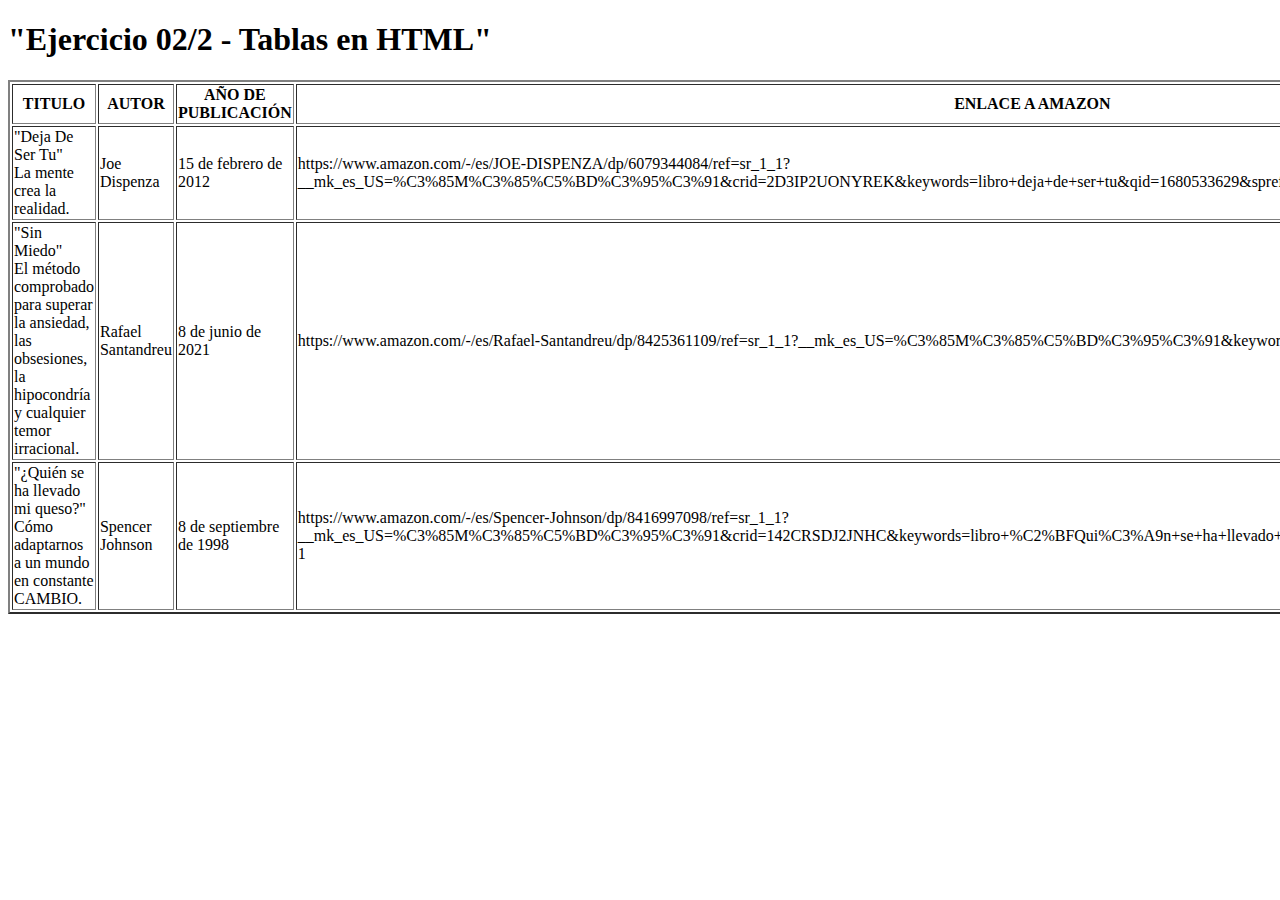
<file: ejercicio02-2/index.html>
<!DOCTYPE html>
<html lang="en">
<head>
    <meta charset="UTF-8">
    <meta http-equiv="X-UA-Compatible" content="IE=edge">
    <meta name="viewport" content="width=device-width, initial-scale=1.0">
    <title>Document</title>
</head>
<body>
    <h1>"Ejercicio 02/2 - Tablas en HTML"</h1>
    <table border="2">
        <tr>
            <th>TITULO</th>
            <th>AUTOR</th>
            <th>AÑO DE PUBLICACIÓN</th>
            <th>ENLACE A AMAZON</th>
        </tr>
        <tr>
            <td>"Deja De Ser Tu"<br>La mente crea la realidad.</td>
            <td>Joe Dispenza</td>
            <td>15 de febrero de 2012</td>
            <td>https://www.amazon.com/-/es/JOE-DISPENZA/dp/6079344084/ref=sr_1_1?__mk_es_US=%C3%85M%C3%85%C5%BD%C3%95%C3%91&crid=2D3IP2UONYREK&keywords=libro+deja+de+ser+tu&qid=1680533629&sprefix=libro+deja+de+ser+tu%2Caps%2C640&sr=8-1</td>
        </tr>
        <tr>
            <td>"Sin Miedo"<br>El método comprobado para superar la ansiedad,
            las obsesiones, la hipocondría y cualquier temor irracional.</td>
            <td>Rafael Santandreu</td>
            <td>8 de junio de 2021</td>
            <td>https://www.amazon.com/-/es/Rafael-Santandreu/dp/8425361109/ref=sr_1_1?__mk_es_US=%C3%85M%C3%85%C5%BD%C3%95%C3%91&keywords=libro+sin+miedo&qid=1680532887&sr=8-1</td>
        </tr>
        <tr>
            <td>"¿Quién se ha llevado mi queso?"<br>Cómo adaptarnos a un mundo en constante CAMBIO.</td>
            <td>Spencer Johnson</td>
            <td>8 de septiembre de 1998</td>
            <td>https://www.amazon.com/-/es/Spencer-Johnson/dp/8416997098/ref=sr_1_1?__mk_es_US=%C3%85M%C3%85%C5%BD%C3%95%C3%91&crid=142CRSDJ2JNHC&keywords=libro+%C2%BFQui%C3%A9n+se+ha+llevado+mi+queso%3F&qid=1680533027&sprefix=libro+%2Caps%2C2386&sr=8-1</td>
        </tr>
    </table>
</body>
</html>
</file>
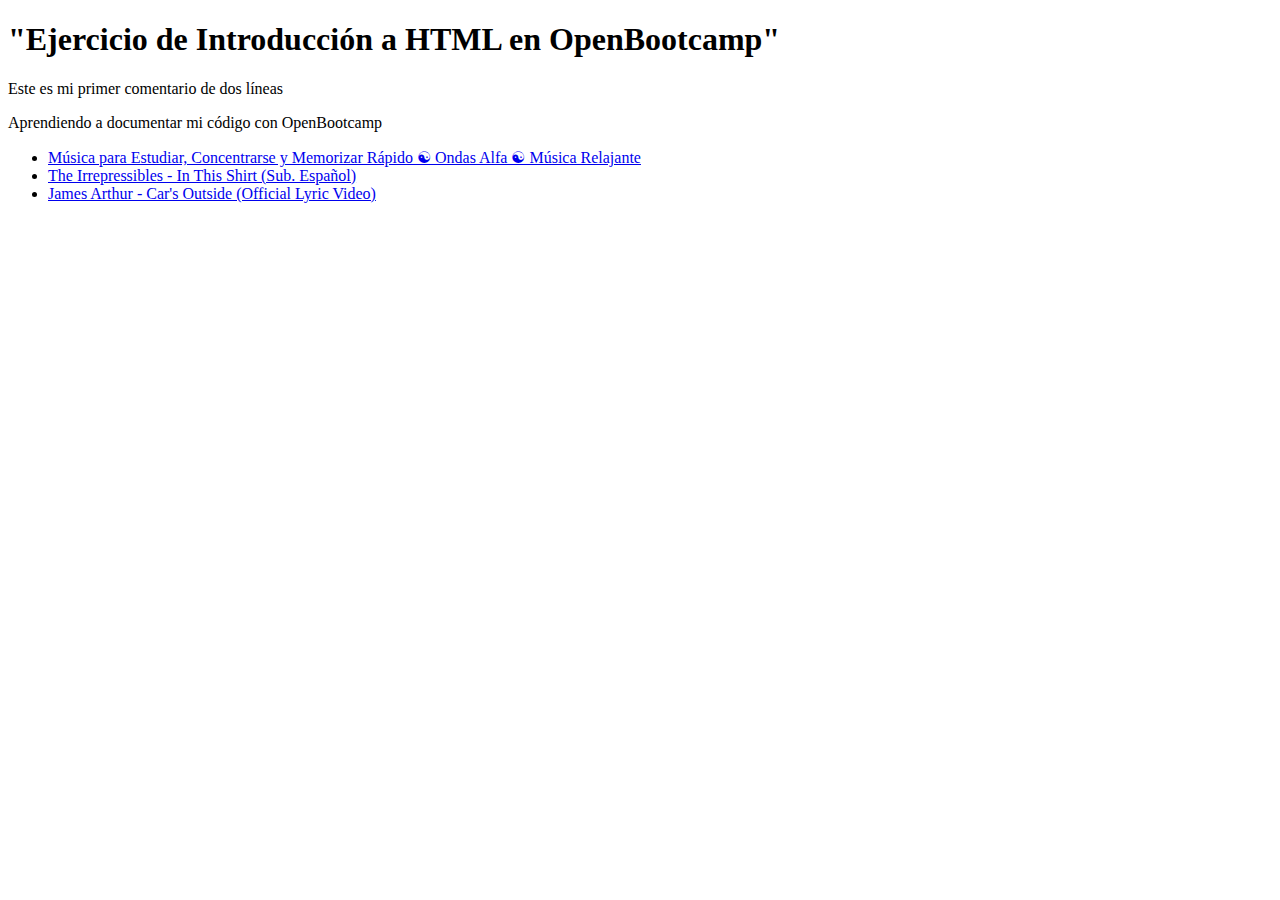
<file: ejercicio1/index.html>
<!DOCTYPE html>
<html lang="en">
<head>
    <meta charset="UTF-8">
    <meta http-equiv="X-UA-Compatible" content="IE=edge">
    <meta name="viewport" content="width=device-width, initial-scale=1.0">
    <title>Document</title>
</head>
<body>
    <h1> "Ejercicio de Introducción a HTML en OpenBootcamp"</h1>
    <div>
        <p>Este es mi primer comentario de dos líneas</p>
        <p>Aprendiendo a documentar mi código con OpenBootcamp</p>
    </div>
    <ul>
        <li>
            <a href="https://youtu.be/HQ40ksM2Vc0">Música para Estudiar, Concentrarse y Memorizar Rápido ☯ Ondas Alfa ☯ Música Relajante</a>
        </li>
        <li>
            <a href="https://youtu.be/VXs_gWva5J0">The Irrepressibles - In This Shirt (Sub. Español)</a>
        </li>
        <li>
            <a href="https://youtu.be/v27COkZT4GY">James Arthur - Car's Outside (Official Lyric Video)</a>
        </li>
    </ul>
</body>
</html>
</file>
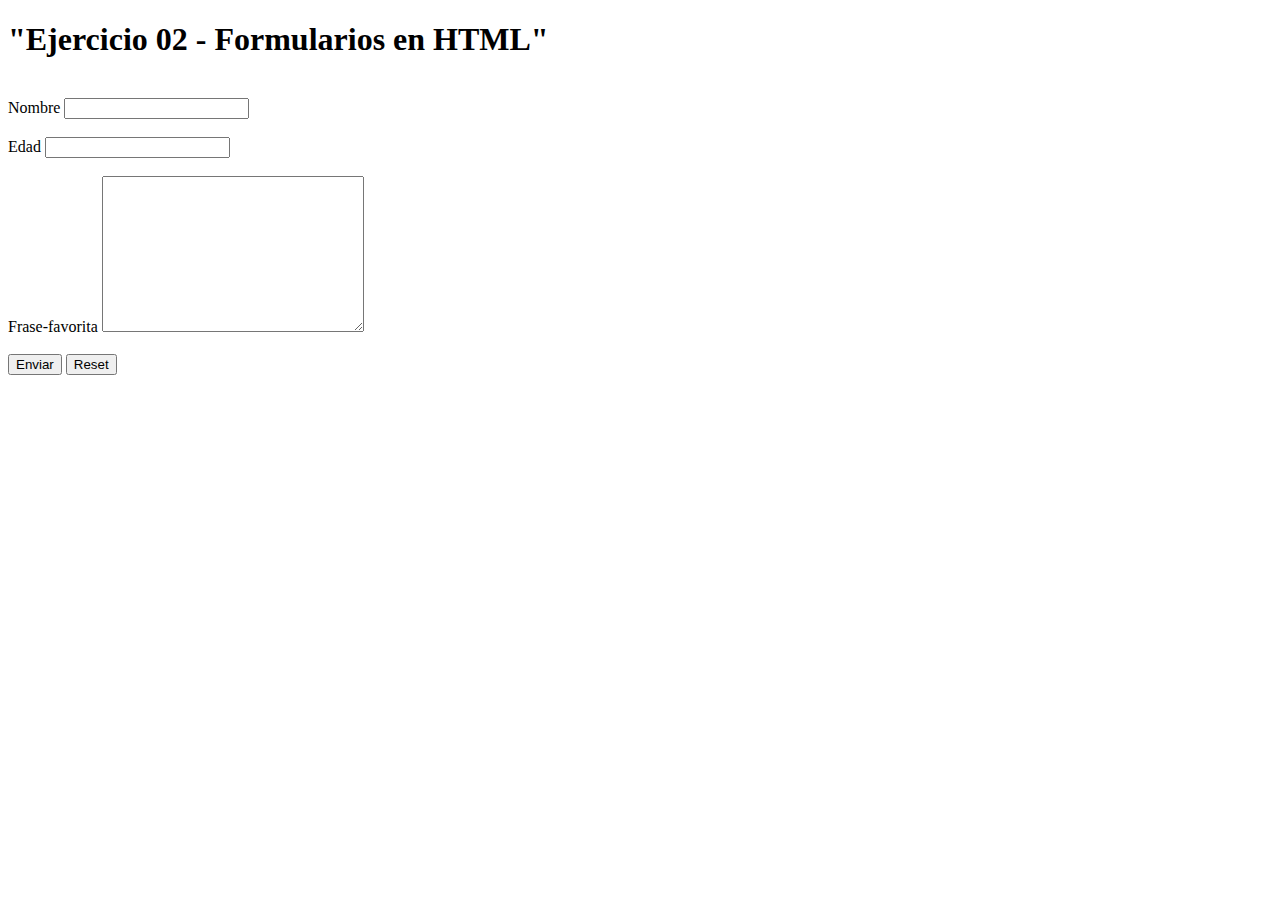
<file: ejercicio2/index.html>
<!DOCTYPE html>
<html lang="en">
<head>
    <meta charset="UTF-8">
    <meta http-equiv="X-UA-Compatible" content="IE=edge">
    <meta name="viewport" content="width=device-width, initial-scale=1.0">
    <title>Document</title>
</head>
<body>
    <h1>"Ejercicio 02 - Formularios en HTML"</h1>
    <br>
    <form action="Resultados.html">
        <div>
            <label for="Nombre">Nombre</label>
            <input type="text" name="Nombre" d="Nombre"/>
        </div>
        <br>
        <div>
            <label for="Edad">Edad</label>
            <input type="number" name="Edad" id="Edad"/>
        </div>
        <br>
        <div>
            <label for="Frase-favorita">Frase-favorita</label>
            <textarea cols="30" rows="10" name="Frase-favorita" id="Frase-favorita"></textarea>
        </div>
        <br>
        <button type="submit">Enviar</button>
        <button type="reset">Reset</button>
    </form>
</body>
</html>
</file>
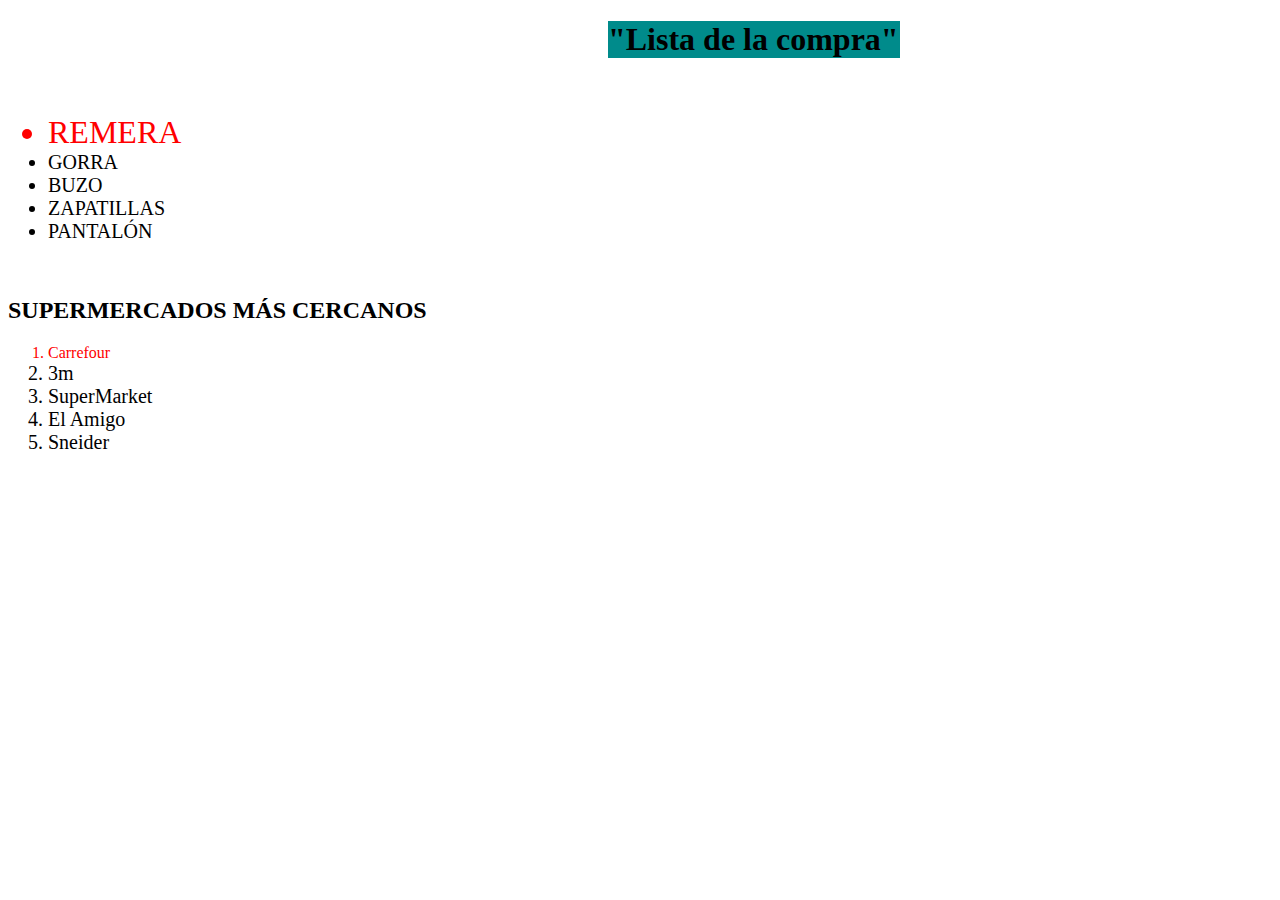
<file: ejercicio4/index.html>
<!DOCTYPE html>
<html lang="en">
<head>
    <meta charset="UTF-8">
    <meta http-equiv="X-UA-Compatible" content="IE=edge">
    <meta name="viewport" content="width=device-width, initial-scale=1.0">
    <title>"Ganando precisión con los selectores en CSS"</title>
    <link rel="stylesheet" href="estilos.css">
</head>
<body>
    <h1 id="titulo" class="encabezado">"Lista de la compra"</h1>
    <br>
    <ul>
        <li id="elemento-1">REMERA</li>
        <li id="elemento-2">GORRA</li>
        <li id="elemento-3">BUZO</li>
        <li id="elemento-4">ZAPATILLAS</li>
        <li id="elemento-5">PANTALÓN</li>
    </ul>
    <br>
    <h2>SUPERMERCADOS MÁS CERCANOS</h2>
    <ol>
        <li id="Elemento-1">Carrefour</li>
        <li id="Elemento-2">3m</li>
        <li id="Elemento-3">SuperMarket</li>
        <li id="Elemento-4">El Amigo</li>
        <li id="Elemento-5">Sneider</li>
    </ol>

</body>
</html>
</file>
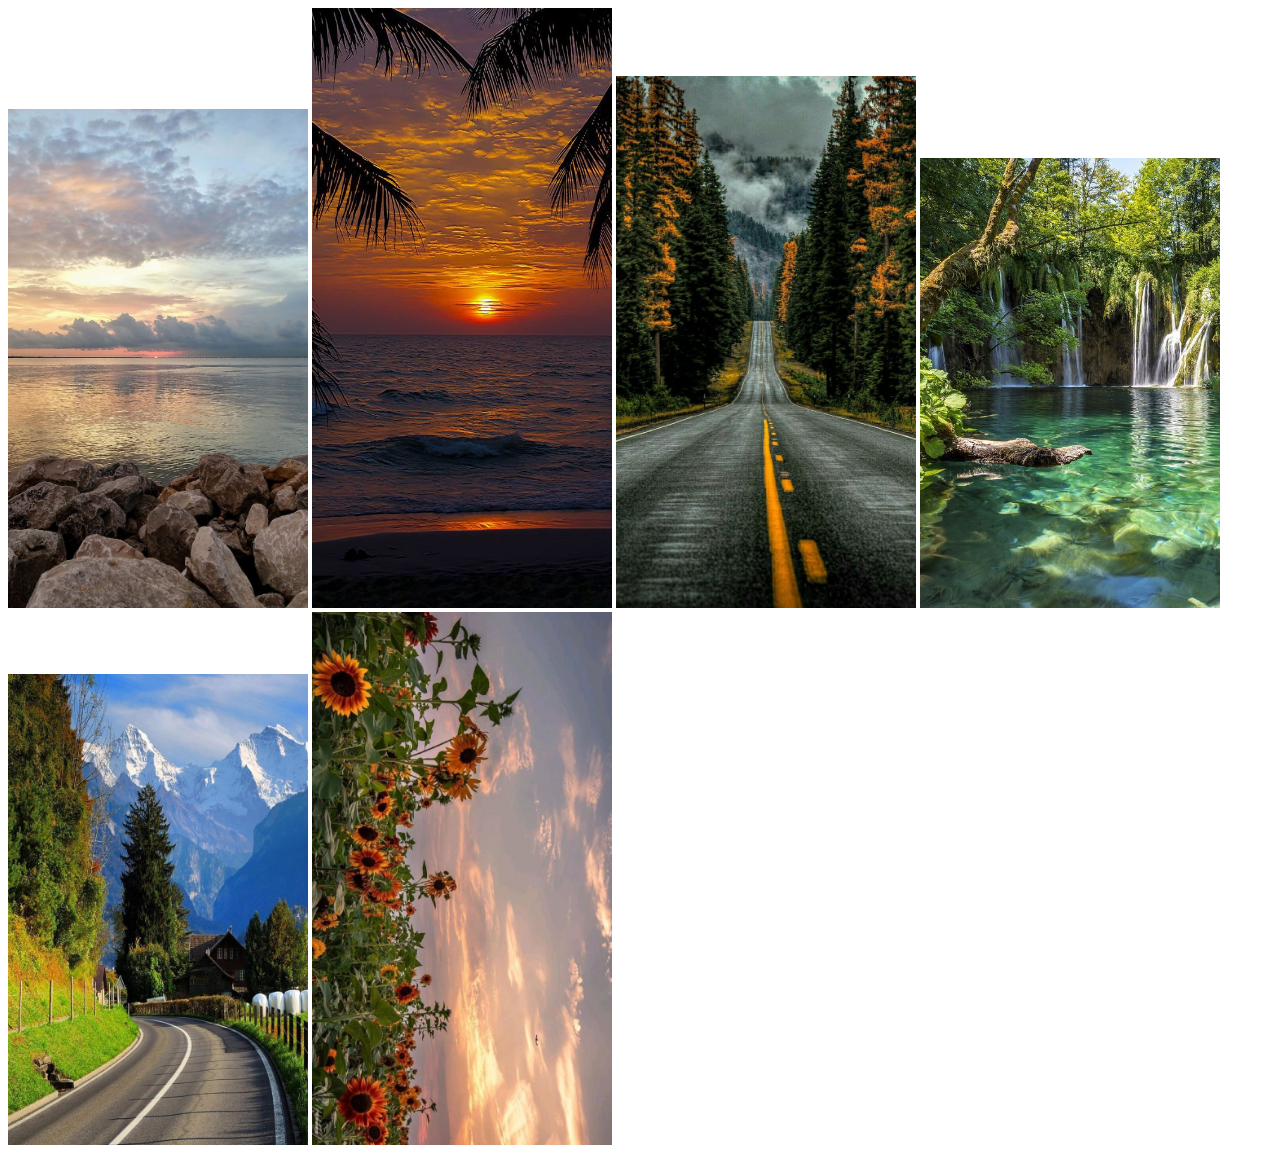
<file: ejercicio5/index.html>
<!DOCTYPE html>
<html lang="en">
<head>
    <meta charset="UTF-8">
    <meta http-equiv="X-UA-Compatible" content="IE=edge">
    <meta name="viewport" content="width=device-width, initial-scale=1.0">
    <title>Disposición de elementos en CSS</title>
    <link rel="stylesheet" href="CSS/estilo.css">
</head>
<body>
    <div>
        <img class="galeria" src="./IMG/img1.jpg">
        <img class="galeria" src="./IMG/img2.jpg">
        <img class="galeria" src="./IMG/img3.jpg">
        <img class="galeria" src="./IMG/img4.jpg">
        <img class="galeria" src="./IMG/img5.jpg">
        <img class="galeria" src="./IMG/img6.jpg">
    </div>
</body>
</html>
</file>
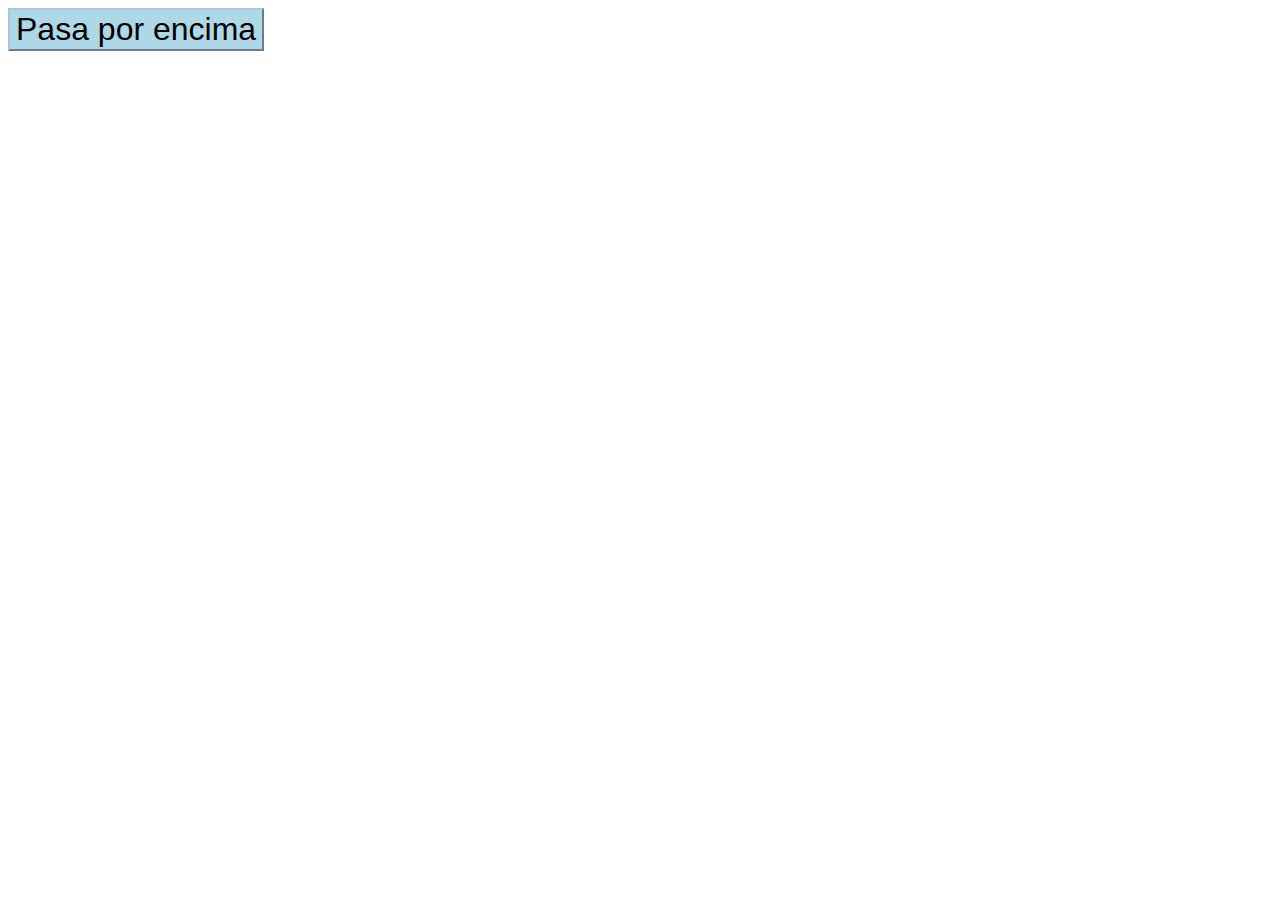
<file: ejercicio6/index.html>
<!DOCTYPE html>
<html lang="en">
<head>
    <meta charset="UTF-8">
    <meta http-equiv="X-UA-Compatible" content="IE=edge">
    <meta name="viewport" content="width=device-width, initial-scale=1.0">
    <title>Selectores, pseudo-clases y pseudo-elementos en CSS</title>
    <link rel="stylesheet" href="CSS/estilos.css">
</head>
<body>
    <button class="button"></button>
</body>
</html>
</file>
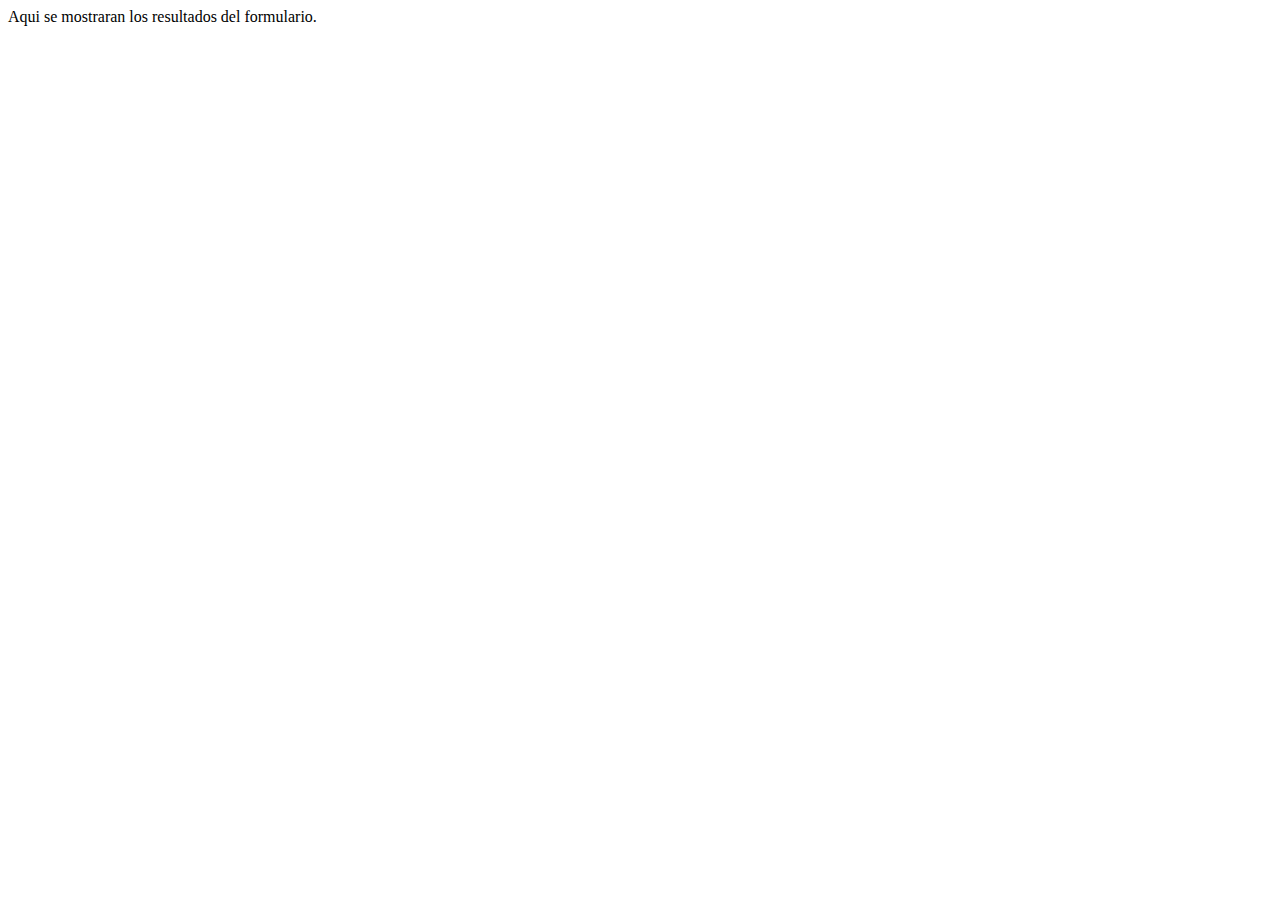
<file: ejercicio2/Resultados.html>
<!DOCTYPE html>
<html lang="en">
<head>
    <meta charset="UTF-8">
    <meta http-equiv="X-UA-Compatible" content="IE=edge">
    <meta name="viewport" content="width=device-width, initial-scale=1.0">
    <title>Resultados</title>
</head>
<body>
    Aqui se mostraran los resultados del formulario.
</body>
</html>
</file>
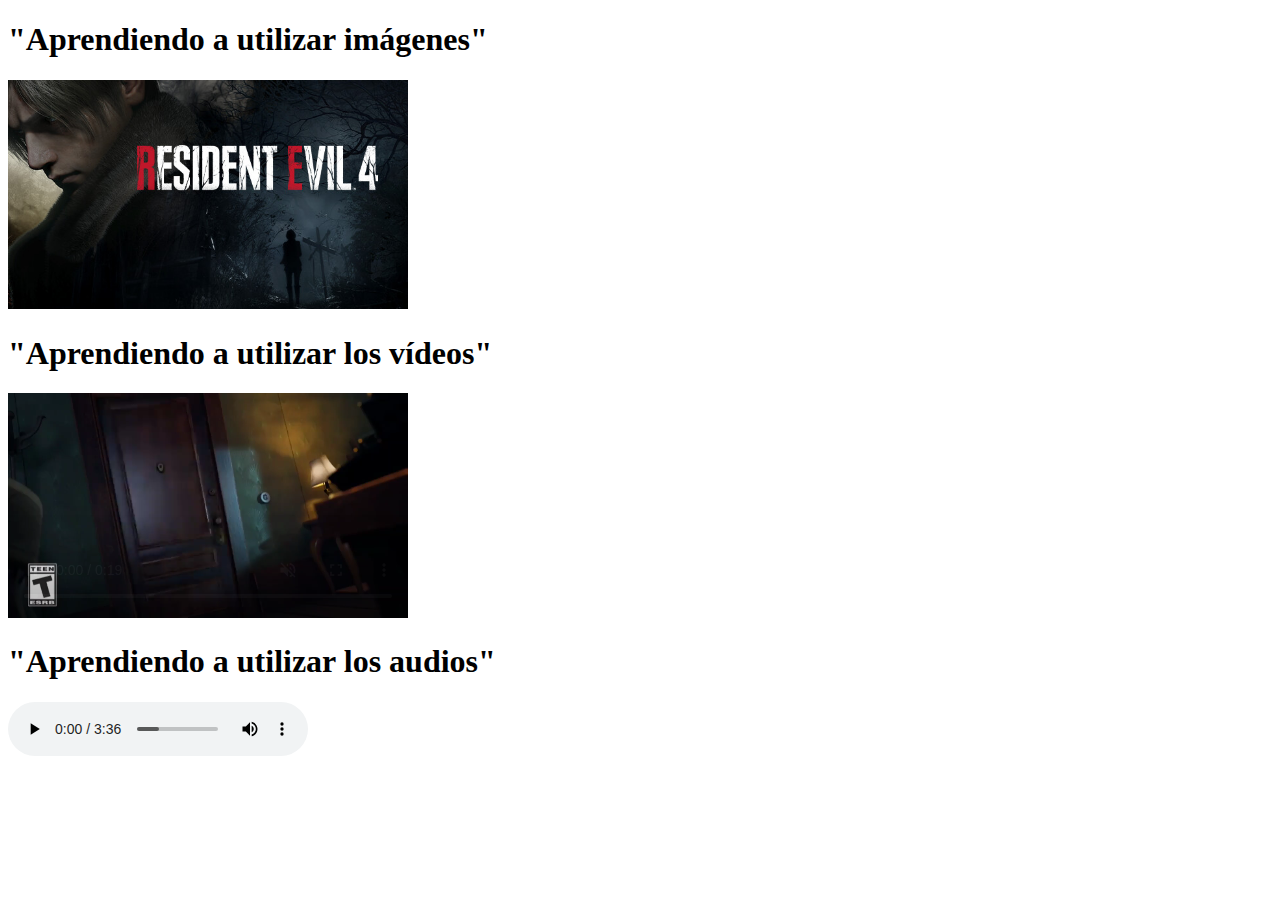
<file: ejercicio3/multimedia.html>
<!DOCTYPE html>
<html lang="en">
<head>
    <meta charset="UTF-8">
    <meta http-equiv="X-UA-Compatible" content="IE=edge">
    <meta name="viewport" content="width=device-width, initial-scale=1.0">
    <title>Multimedia con HTML</title>
</head>
<body>
    <h1>"Aprendiendo a utilizar imágenes"</h1>
    <img src="resident evil4.jpg" alt="Videojuego-Resident Evil 4" width="400">
    
    <h1>"Aprendiendo a utilizar los vídeos"</h1>
    <video width="400" controls autoplay muted loop>
        <source src="instagram_1680536668337.mp4" type="video/mp4">
    </video>

    <h1> "Aprendiendo a utilizar los audios"</h1>
    <audio controls autoplay loop>
        <source src="WhatsApp Audio 2023-04-03 at 13.43.08.mpeg" type="audio/mp3">
    </audio>
</body>
</html>
</file>
<file: ejercicio4/estilos.css>
/* Estilos-encabezado*/
#titulo {
    background-color: darkcyan;
    width: 292px;
}

.encabezado {
    margin-left:600px;
}

/*Estilos-lista desordenada*/
#elemento-1 {
   color: red;
   font-size: 2rem;
}

#elemento-2 {
   font-size: 20px;
}

#elemento-3 {
    font-size: 20px;
}

#elemento-4 {
    font-size: 20px;
}

#elemento-5 {
    font-size: 20px;
}

/*Estilos-lista ordenada*/
#Elemento-1 {
   color: red;
}

#Elemento-2 {
    font-size: 20px;
}

#Elemento-3 {
    font-size: 20px;
}

#Elemento-4 {
    font-size: 20px;
}

#Elemento-5 {
    font-size: 20px;
}
</file>
<file: ejercicio5/CSS/estilo.css>
.galeria {
    width: 300px;
    flex-wrap: wrap;
}
</file>
<file: ejercicio6/CSS/estilos.css>
.button { 
   position: relative; 
   background-color: lightblue;
   border-color: lightsteelblue;
   font-size: 2em;
}

.button::before { 
   content: "Pasa por encima"; 
}

.button:hover {
   color: aliceblue;
   background-color: limegreen;
   border-color: limegreen;
}

.button:hover::before { 
   content: "¡Hecho!"; 
}
</file>
